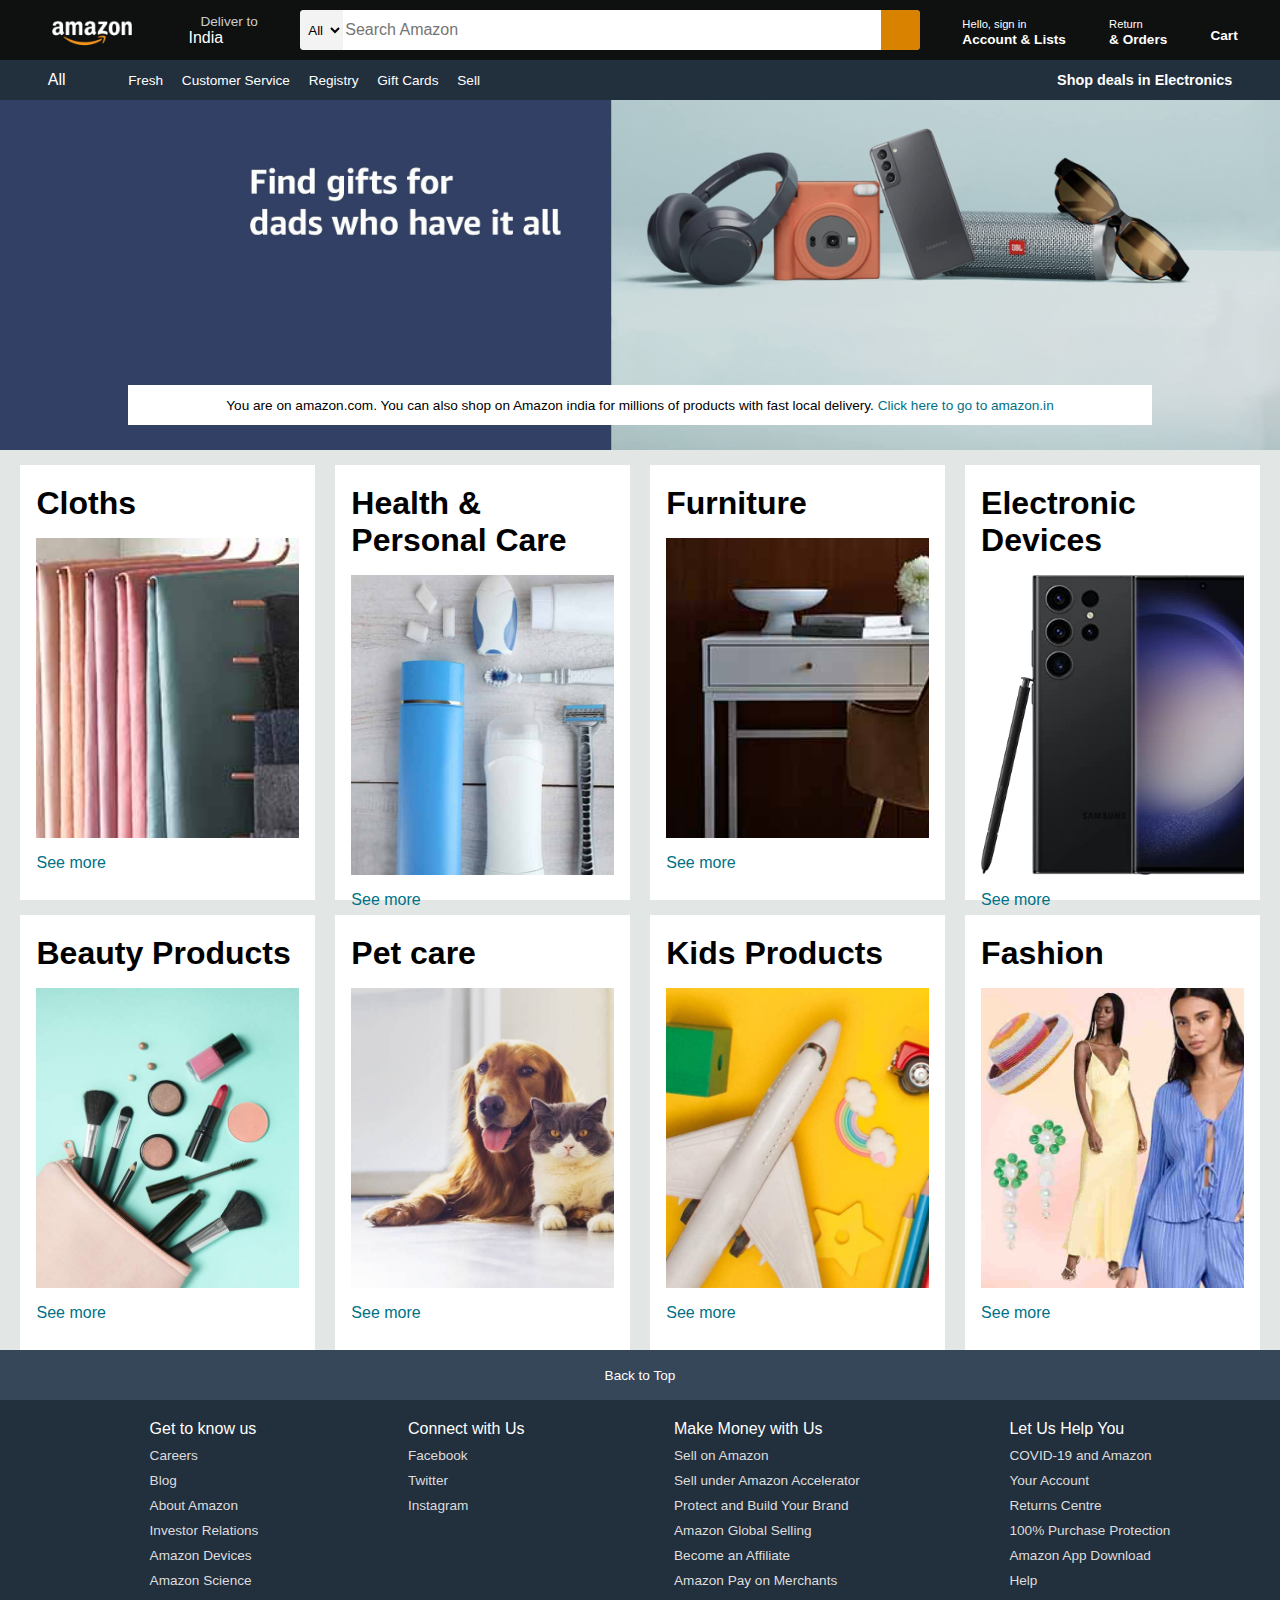
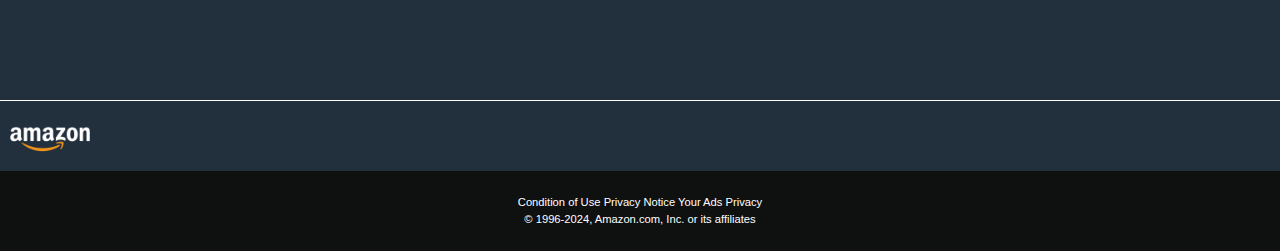
<file: amazon clone/index.html>
<!DOCTYPE html>
<html lang="en">
<head>
    <meta charset="UTF-8">
    <meta name="viewport" content="width=device-width, initial-scale=1.0">
    <title>Amazon</title>
    <link rel="stylesheet" href="https://cdnjs.cloudflare.com/ajax/libs/font-awesome/6.5.2/css/all.min.css" integrity="sha512-SnH5WK+bZxgPHs44uWIX+LLJAJ9/2PkPKZ5QiAj6Ta86w+fsb2TkcmfRyVX3pBnMFcV7oQPJkl9QevSCWr3W6A==" crossorigin="anonymous" referrerpolicy="no-referrer" />
    <link rel="stylesheet" href="style.css">
</head>
<body>
    <header>
        <div class="navbar">
            <div class="nav-logo border">
                <div class="logo"></div>
            </div>

            <div class="nav-address border">
                <p class="add-first">Deliver to</p>
                <div class="add-icon">
                    <i class="fa-solid fa-location-dot"></i>
                    <p class="add-second">India</p>
                </div>
            </div>

            <div class="nav-search">
                <select class="search-select">
                </div>
                    <option >All</option>
                </select>
                <input placeholder="Search Amazon" class="serach-input">
                <div class="search-icon">
                    <i class="fa-solid fa-magnifying-glass"></i>
                </div>
            </div>
        <div class="nav-singin border">
            <p><span>Hello, sign in </span></p>
            <p class="nav-second">Account & Lists</p>
        </div>
        <div class="nav-return border">
            <p><span>Return </span></p>
            <p class="nav-second">& Orders</p>
        </div>

        <div class="nav-cart border">
            <i class="fa-solid fa-cart-plus"></i>
            Cart
        </div>
    </div>

        <div class="panel">
            <div class="panel-all">
                <i class="fa-solid fa-bars"></i>
                All
            </div>
            <div class="panel-ops">
                <p>Fresh</p>
                <p>Customer Service</p>
                    <p>Registry</p>
                    <p>Gift Cards</p>
                    <p>Sell</p>
                    
            </div>
            <div class="panel-deals">
                Shop deals in Electronics
            </div>
        </div>    
    </header>
    <div class="hero-section">
        <div class="hero-msg">
            <p>You are on amazon.com. You can also shop on Amazon india for millions of products with fast local delivery.  <a>Click here to go to amazon.in</a></p>
        </div>
    </div>

    <div class="shop-section">
        <div class="box1 box">
            <div class="box-content">
                <h1>Cloths</h1>
                <div class="box-img" style="background-image: url('box1_image.jpg');"></div>
                <p>See more</p>
            </div>
        </div>
        <div class="box2 box">
            <div class="box-content">
                <h1>Health & Personal Care</h1>
                <div class="box-img" style="background-image: url('box2_image.jpg');"></div>
                <p>See more</p>
            </div>
        </div>
        <div class="box3 box">
            <div class="box-content">
                <h1>Furniture</h1>
                <div class="box-img" style="background-image: url('box3_image.jpg');"></div>
                <p>See more</p>
            </div>
        </div>
        <div class="box4 box">
            <div class="box-content">
                <h1>Electronic Devices</h1>
                <div class="box-img" style="background-image: url('box4_image.jpg');"></div>
                <p>See more</p>
            </div>
    </div>
    <div class="box">
        <div class="box-content">
            <h1>Beauty Products </h1>
            <div class="box-img" style="background-image: url('box5_image.jpg');"></div>
            <p>See more</p>
        </div>
    </div>
    <div class="box">
        <div class="box-content">
            <h1>Pet care</h1>
            <div class="box-img" style="background-image: url('box6_image.jpg');"></div>
            <p>See more</p>
        </div>
    </div>
    <div class="box3 box">
        <div class="box-content">
            <h1>Kids Products</h1>
            <div class="box-img" style="background-image: url('box7_image.jpg');"></div>
            <p>See more</p>
        </div>
    </div>
    <div class="box4 box">
        <div class="box-content">
            <h1>Fashion</h1>
            <div class="box-img" style="background-image: url('box8_image.jpg');"></div>
            <p>See more</p>
        </div>
    </div>
    </div>

    <footer>
        <div class="foot-panel1">
            Back to Top
        </div>

        <div class="foot-panel2">
            <ul>
                <p>Get to know us</p>
                <a>Careers</a>
                <a>Blog</a>
                <a>About Amazon</a>
                <a>Investor Relations</a>
                <a>Amazon Devices</a>
                <a>Amazon Science</a>
                

            </ul>
            <ul>
                <p>Connect with Us</p>
                <a>Facebook</a>
                <a>Twitter</a>
                <a>Instagram</a>

            </ul>
            <ul>
                <p>Make Money with Us</p>
                <a>Sell on Amazon</a>
                <a>Sell under Amazon Accelerator</a>
                <a>Protect and Build Your Brand</a>
                <a>Amazon Global Selling</a>
                <a>Become an Affiliate</a>
                <a>Amazon Pay on Merchants</a>
                

            </ul>
            <ul>
                <p>Let Us Help You</p>
                <a>COVID-19 and Amazon</a>
                <a>Your Account</a>
                <a>Returns Centre</a>
                <a>100% Purchase Protection</a>
                <a>Amazon App Download</a>
                <a>Help</a>
            </ul>
        </div>

        <div class="foot-panel3">
            <div class="logo"></div>
        </div>

        <div class="foot-panel4">
            <div class="pages">
                <a>Condition of Use</a>
                <a>Privacy Notice</a>
                <a>Your Ads Privacy</a>

            </div>
            <div class="copyright">
                © 1996-2024, Amazon.com, Inc. or its affiliates
            </div>
        </div>
    </footer>
</body>
</html>
</file>
<file: amazon clone/style.css>
*{
    margin: 0;
    font-family: Arial;
    border: border-box;
}

.navbar{
    height: 60px;
    background-color: #0f1111;
    color: white;
    display: flex ;
    align-items: center;
    justify-content: space-evenly;
}

.nav-logo {
    height: 50px;
    width: 100px;
}

.logo {
    background-image: url("amazon_logo.png");
    background-size: cover;
    height: 50px;
    width: 100%;
}

.border{
    border: 1.5px solid transparent;
}

.border:hover{
    border: 1.5px solid white;
}

/* box 2 */
.add-first {
    color: #cccccc;
    font-size: 0.85rem;
    margin-left: 15px;

}

.add-second {
    font-size: 1rem;
    margin-left: 3px;
}

.add-icon {
    display: flex;
    align-items: center;

}
/* box 3 */
.nav-search {
    display: flex;
    justify-content: space-evenly ;
    background-color: lightblue;
    width: 620px;
    height: 40px;
    border-radius: 4px;
}

.search-select {
    background-color: #f3f3f3;
    width: 50px;
    text-align: center;
    border-top-left-radius: 4px;
    border-bottom-left-radius: 4px;
    border: none;
}

.serach-input {
    width: 100%;
    font-size: 1rem;
    border: none;

}

.search-icon{
    width: 45px;
    display: flex;
    justify-content: center;
    align-items: center;
    font-size: 1.2rem;
    background-color: rgb(216, 130, 0);
    border-top-right-radius: 4px;
    border-bottom-right-radius: 4px;
}

.nav-search:hover {
    border: 2px solid orange;

}

/* box 4  */
span{
    font-size: 0.7rem ;

}

.nav-second {
    font-size: 0.85rem;
    font-weight: 700;

}

/* box 6 */
.nav-cart i {
    font-size: 30px; 

}

.nav-cart {
    font-size: 0.85rem;
    font-weight: 700;
    
}

/* panel */
.panel{
    height: 40px;
    background-color: #222f3d;
    display: flex;
    color: white;
    align-items: center;
    justify-content: space-evenly;
}

.panel-ops p{
    display: inline;
    margin-left: 15px;
}

.panel-ops {
    width: 70%;
    font-size: 0.85rem;
}

.panel-deals {
    font-size: 0.9rem;
    font-weight: 700;

}
/* hero-section */
.hero-section{
    background-image: url("hero_image.jpg");
    background-size: cover;
    height: 350px;
    display: flex;
    justify-content: center;
    align-items: flex-end;
}

.hero-msg{
    background-color: white;
    color: black;
    height: 40px;
    display: flex;
    align-items: center;
    justify-content: center;
    font-size: 0.85rem;
    width: 80%;
    margin-bottom: 25px;
}

.hero-msg a {
    color: #007185;
}

/* shop section */

.shop-section{
    display: flex;
    flex-wrap: wrap;
    justify-content: space-evenly;
    background-color: #e2e7e6;
}

.box {
    /* border:2px solid black; */
    height: 400px;
    width: 23%;
    background-color: white;
    padding: 20px 0px 15px;
    margin-top: 15px;
}

.box-img {
    height: 300px;
    background-size: cover;
    margin-top: 1rem;
    margin-bottom: 1rem;

}

.box-content {
    margin-left: 1rem;
    margin-right: 1rem;
}

.box-content p {
    color: #007185;
}

/* footer */
.footer {
    margin-top: 15px;
}

.foot-panel1{
    background-color: #37475a;
    color: white;
    height: 50px;
    display: flex;
    justify-content: center;
    align-items: center;
    font-size: 0.85rem;
}

.foot-panel2 {
    background-color: #222f3d;
    color: white;
    height: 300px;
    display: flex;
    justify-content: space-evenly;
}

ul {
    margin-top: 20px;


}

ul a {
    display: block;
    font-size: 0.85rem;
    margin-top: 10px;
    color: #dddddd;
}

.foot-panel3 {
    background-color: #222f3d;
    color: white;
    border-top: 0.5px solid white;
    height: 70px;
    display: flex;
    align-items: center;
}

.logo{
    background-image: url("amazon_logo.png");
    background-size: cover;
    height: 50px;
    width: 100px;

}

.foot-panel4 {
    background-color: #0f1111;
    color: white;
    height: 80px;
    font-size: 0.7rem;
    text-align: center;
/*     
    display: flex;
    justify-content: center; */
}

.pages {
    padding-top: 25px;
}

.copyright {
    padding-top: 5px;
    
}
</file>
